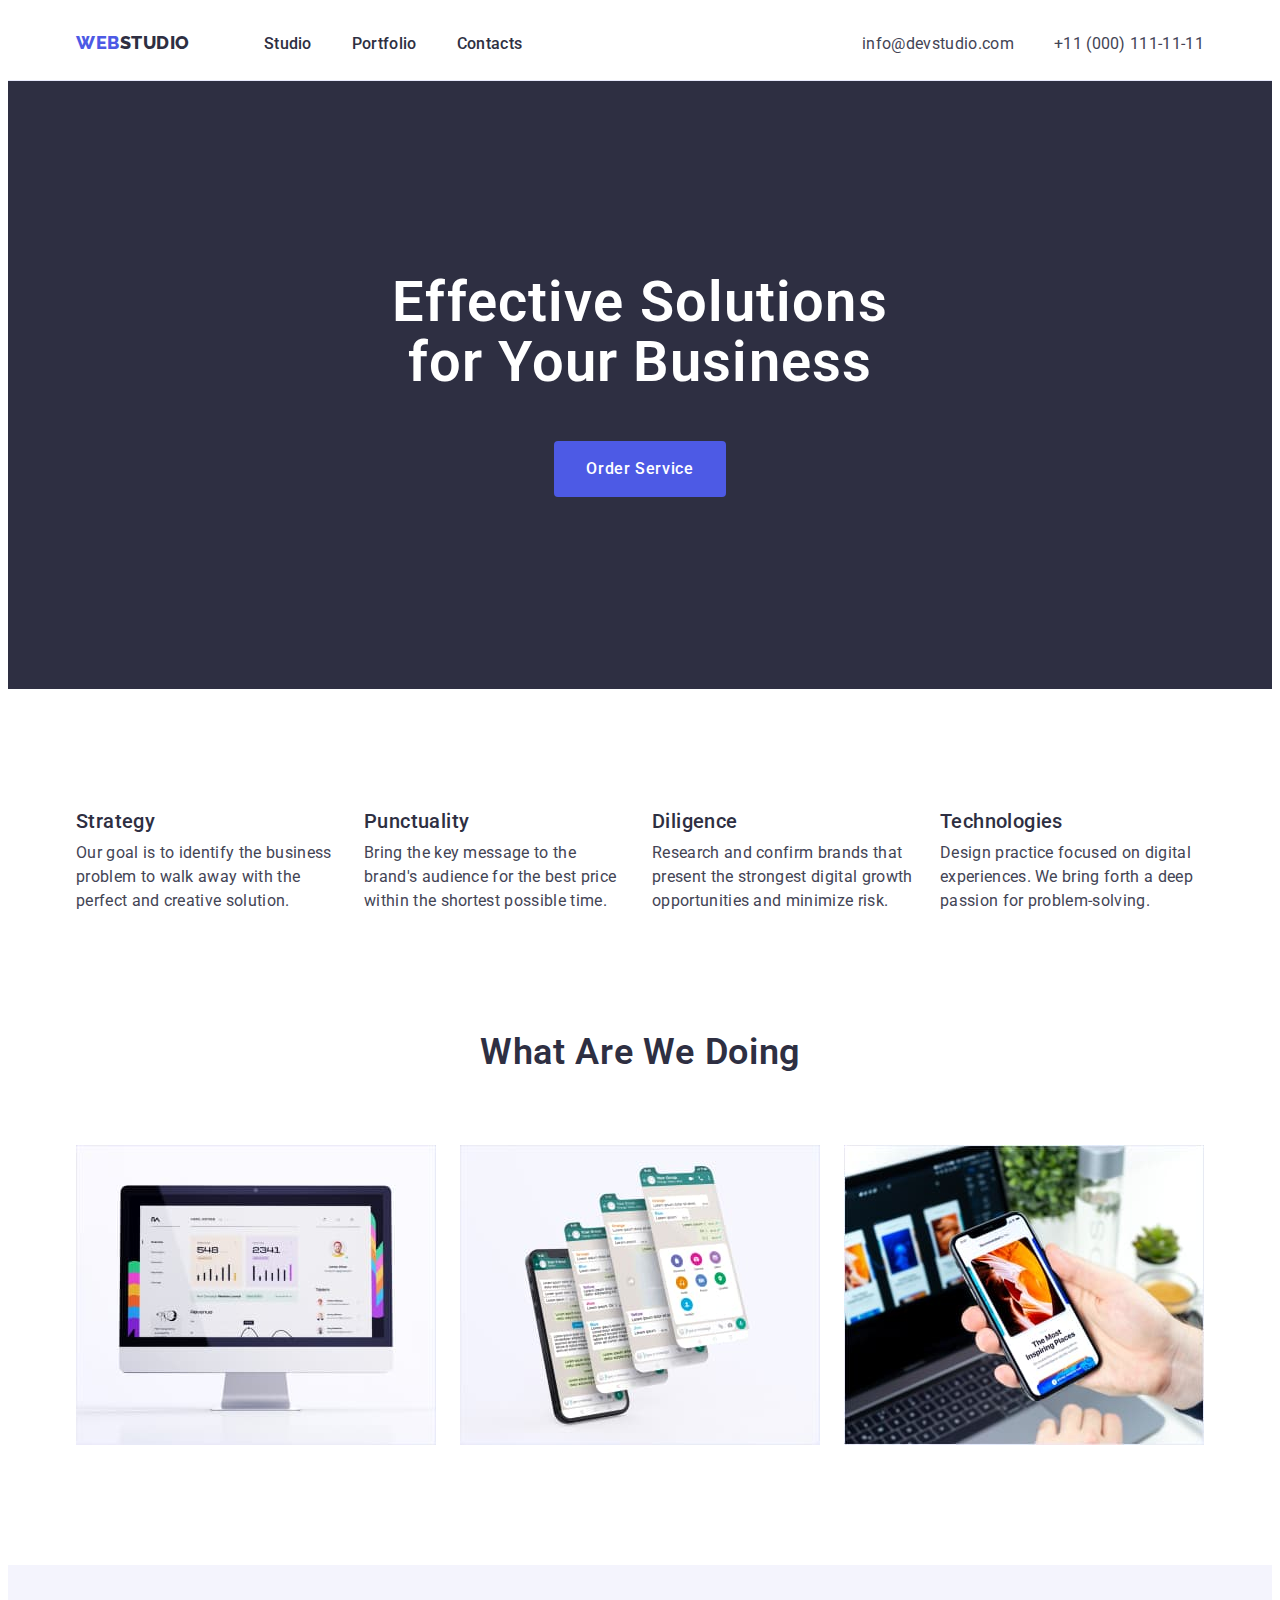
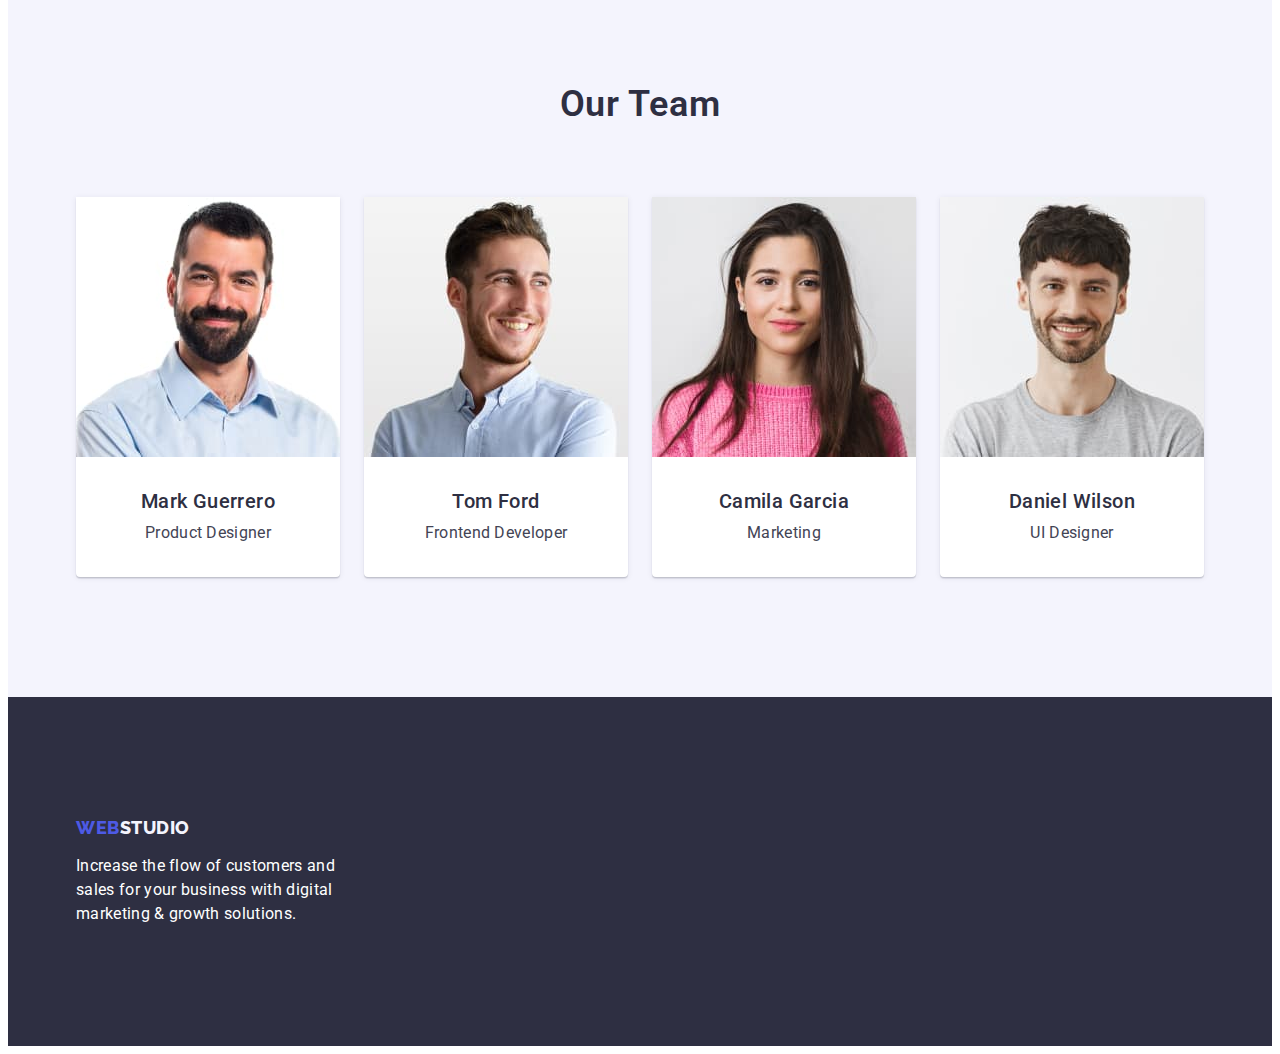
<file: index.html>
<!DOCTYPE html>
<html lang="en">
  <head>
    <meta charset="UTF-8" />
    <meta http-equiv="X-UA-Compatible" content="IE=edge" />
    <meta name="viewport" content="width=device-width, initial-scale=1.0" />
    <link rel="preconnect" href="https://fonts.googleapis.com" />
    <link rel="preconnect" href="https://fonts.gstatic.com" crossorigin />
    <link
      href="https://fonts.googleapis.com/css2?family=Raleway:wght@800&family=Roboto:wght@400;500;700&display=swap"
      rel="stylesheet"
    />

    <link
      rel="stylesheet"
      href="https://cdnjs.cloudflare.com/ajax/libs/modern-normalize/1.1.0/modern-normalize.min.css"
      integrity="sha512-wpPYUAdjBVSE4KJnH1VR1HeZfpl1ub8YT/NKx4PuQ5NmX2tKuGu6U/JRp5y+Y8XG2tV+wKQpNHVUX03MfMFn9Q=="
      crossorigin="anonymous"
      referrerpolicy="no-referrer"
    />

    <link rel="stylesheet" href="./css/styles.css" />
    <title>WebStudio</title>
  </head>
  <body>
    <header class="nav-bar">
      <div class="nav-container">
        <div class="logo-nav">
          <a class="logo link" href="./index.html"
            >Web<span class="logo-studio">Studio</span></a
          >
          <nav>
            <ul class="nav-list list">
              <li class="nav-item">
                <a href="./index.html" class="nav-link link">Studio</a>
              </li>
              <li class="nav-item">
                <a href="./portfolio.html" class="nav-link link">Portfolio</a>
              </li>
              <li class="nav-item">
                <a href="" class="nav-link link">Contacts</a>
              </li>
            </ul>
          </nav>
        </div>

        <address class="nav-address">
          <ul class="address-list list">
            <li class="address-item">
              <a class="address-text link" href="mailto:info@devstudio.com"
                >info@devstudio.com</a
              >
            </li>
            <li class="address-item">
              <a class="address-text link" href="tel:+110001111111"
                >+11 (000) 111-11-11</a
              >
            </li>
          </ul>
        </address>
      </div>
    </header>

    <main>
      <!-- Hero -->
      <section class="hero">
        <div class="containar">
          <h1 class="hero-title">Effective Solutions for Your Business</h1>
          <button class="hero-button" type="button">Order Service</button>
        </div>
      </section>

      <!-- Features -->
      <section class="features">
        <div class="container">
          <h2 class="section-title visually-hidden">Feature</h2>
          <ul class="features-list list">
            <li class="feature-item">
              <h3 class="feature-direction">Strategy</h3>
              <p class="feature-text">
                Our goal is to identify the business problem to walk away with
                the perfect and creative solution.
              </p>
            </li>
            <li class="feature-item">
              <h3 class="feature-direction">Punctuality</h3>
              <p class="feature-text">
                Bring the key message to the brand's audience for the best price
                within the shortest possible time.
              </p>
            </li>
            <li class="feature-item">
              <h3 class="feature-direction">Diligence</h3>
              <p class="feature-text">
                Research and confirm brands that present the strongest digital
                growth opportunities and minimize risk.
              </p>
            </li>
            <li class="feature-item">
              <h3 class="feature-direction">Technologies</h3>
              <p class="feature-text">
                Design practice focused on digital experiences. We bring forth a
                deep passion for problem-solving.
              </p>
            </li>
          </ul>
        </div>
      </section>

      <!-- Example of work   -->
      <section class="samples">
        <div class="container">
          <h2 class="section-title">What are we doing</h2>
          <ul class="samples-list list">
            <li class="samples-item">
              <img
                src="./images/img1.jpg"
                alt="monitor"
                width="360"
                height="300"
              />
            </li>
            <li class="samples-item">
              <img
                src="./images/img2.jpg"
                alt="telephone"
                width="360"
                height="300"
              />
            </li>
            <li class="samples-item">
              <img
                src="./images/img3.jpg"
                alt="laptop_and_telephone"
                width="360"
                height="300"
              />
            </li>
          </ul>
        </div>
      </section>

      <!-- Our Team      -->
      <section class="team">
        <div class="container">
          <h2 class="section-title">Our Team</h2>
          <ul class="team-list list">
            <li class="team-item">
              <img src="./images/img-1.jpg" alt="person1" width="264" />
              <div class="team-item-text">
                <h3 class="team-name">Mark Guerrero</h3>
                <p class="team-function">Product Designer</p>
              </div>
            </li>
            <li class="team-item">
              <img src="./images/img-2.jpg" alt="person2" width="264" />
              <div class="team-item-text">
                <h3 class="team-name">Tom Ford</h3>
                <p class="team-function">Frontend Developer</p>
              </div>
            </li>
            <li class="team-item">
              <img src="./images/img-3.jpg" alt="person3" width="264" />
              <div class="team-item-text">
                <h3 class="team-name">Camila Garcia</h3>
                <p class="team-function">Marketing</p>
              </div>
            </li>
            <li class="team-item">
              <img src="./images/img-4.jpg" alt="person4" width="264" />
              <div class="team-item-text">
                <h3 class="team-name">Daniel Wilson</h3>
                <p class="team-function">UI Designer</p>
              </div>
            </li>
          </ul>
        </div>
      </section>
    </main>

    <footer class="footer">
      <div class="container">
        <a class="logo logo-bottom link" href="./index.html"
          >Web<span class="logo-footer">Studio</span></a
        >
        <p class="footer-advise">
          Increase the flow of customers and sales for your business with
          digital marketing & growth solutions.
        </p>
      </div>
    </footer>
  </body>
</html>
</file>
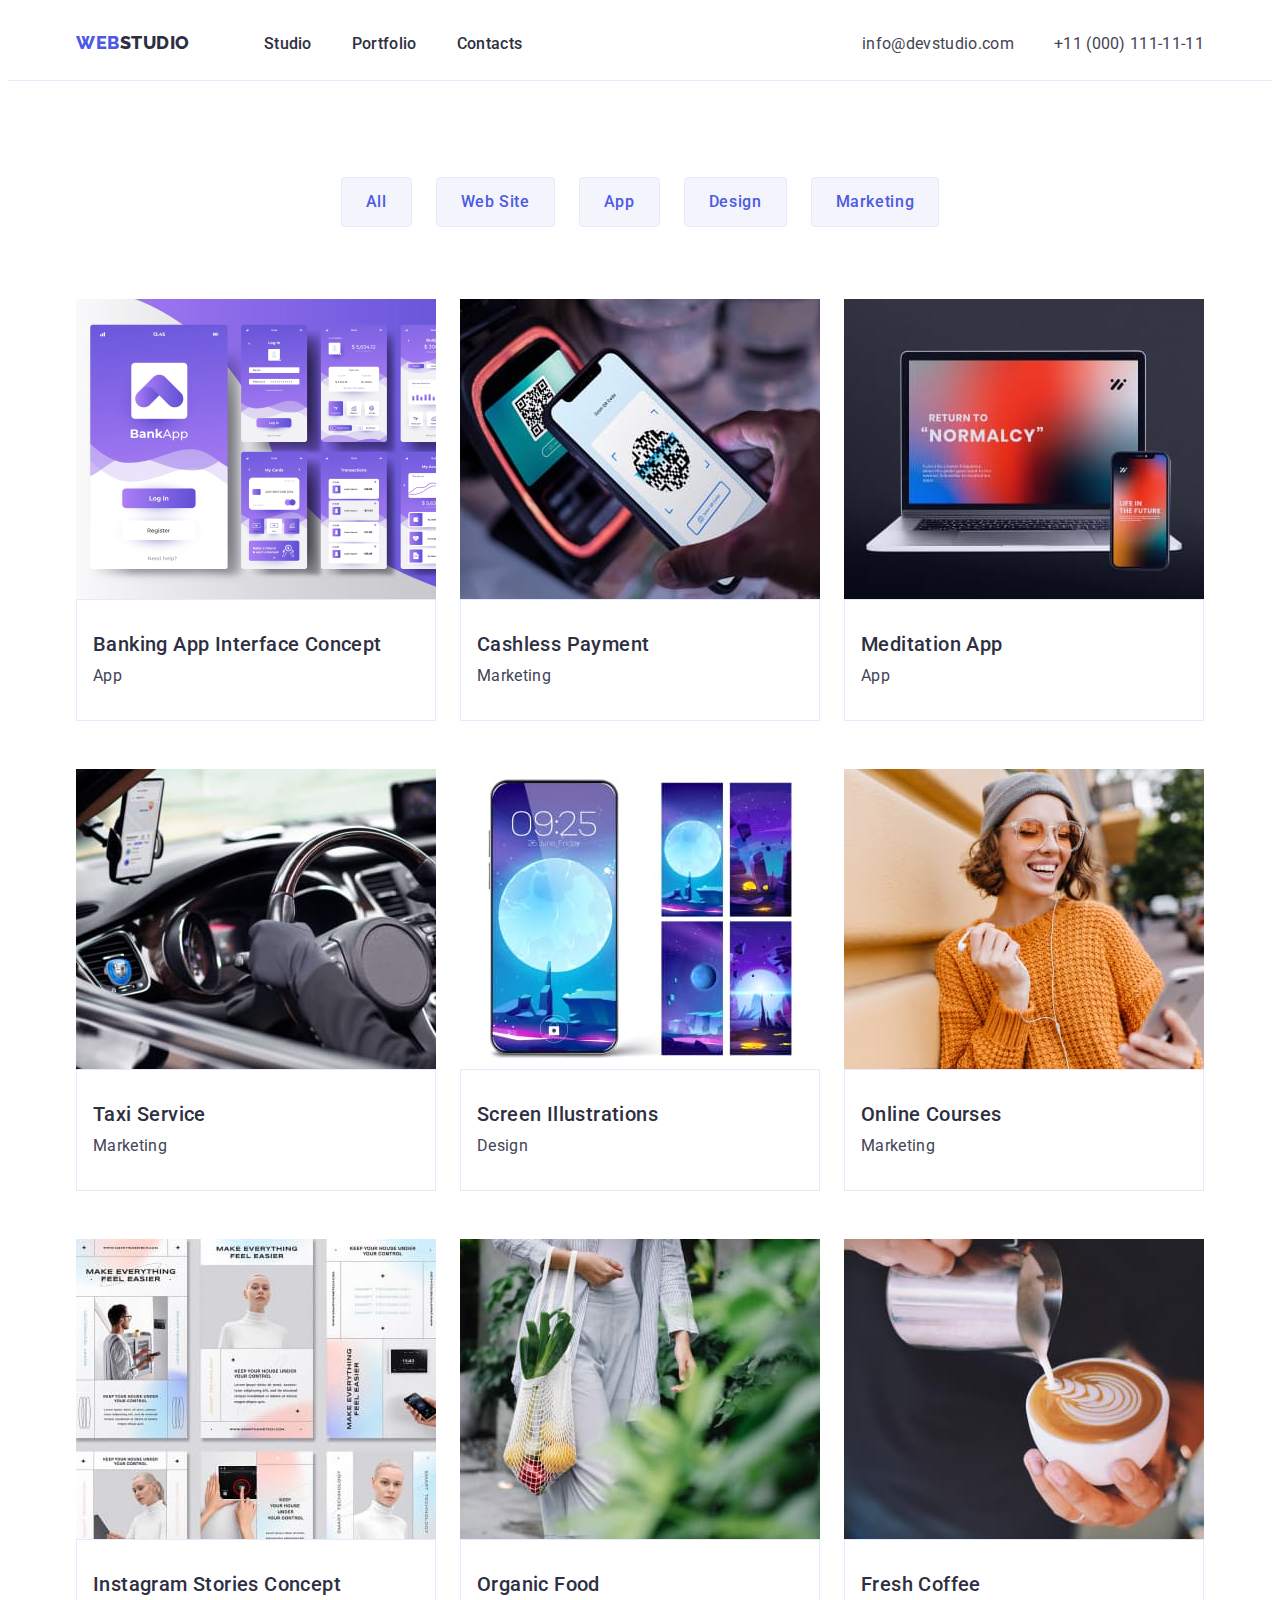
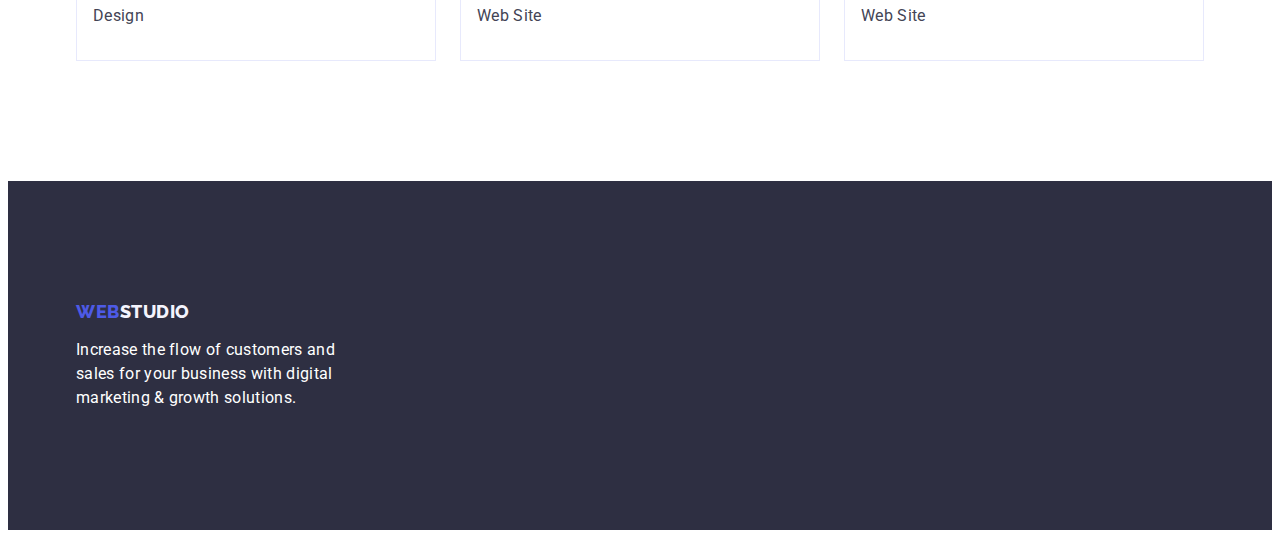
<file: portfolio.html>
<!DOCTYPE html>
<html lang="en">
  <head>
    <meta charset="UTF-8" />
    <meta http-equiv="X-UA-Compatible" content="IE=edge" />
    <meta name="viewport" content="width=device-width, initial-scale=1.0" />
    <link rel="preconnect" href="https://fonts.googleapis.com" />
    <link rel="preconnect" href="https://fonts.gstatic.com" crossorigin />
    <link
      href="https://fonts.googleapis.com/css2?family=Raleway:wght@800&family=Roboto:wght@400;500;700&display=swap"
      rel="stylesheet"
    />
    <link
      rel="stylesheet"
      href="https://cdnjs.cloudflare.com/ajax/libs/modern-normalize/1.1.0/modern-normalize.min.css"
      integrity="sha512-wpPYUAdjBVSE4KJnH1VR1HeZfpl1ub8YT/NKx4PuQ5NmX2tKuGu6U/JRp5y+Y8XG2tV+wKQpNHVUX03MfMFn9Q=="
      crossorigin="anonymous"
      referrerpolicy="no-referrer"
    />

    <link rel="stylesheet" href="./css/styles.css" />
    <title>Portfolio</title>
  </head>

  <body>
    <header class="nav-bar">
      <div class="nav-container">
        <div class="logo-nav">
          <a class="logo link" href="./index.html"
            >Web<span class="logo-studio">Studio</span></a
          >
          <nav>
            <ul class="nav-list list">
              <li class="nav-item">
                <a href="./index.html" class="nav-link link">Studio</a>
              </li>
              <li class="nav-item">
                <a href="./portfolio.html" class="nav-link link">Portfolio</a>
              </li>
              <li class="nav-item">
                <a href="" class="nav-link link">Contacts</a>
              </li>
            </ul>
          </nav>
        </div>

        <address class="nav-address">
          <ul class="address-list list">
            <li class="address-item">
              <a class="address-text link" href="mailto:info@devstudio.com"
                >info@devstudio.com</a
              >
            </li>
            <li class="address-item">
              <a class="address-text link" href="tel:+110001111111"
                >+11 (000) 111-11-11</a
              >
            </li>
          </ul>
        </address>
      </div>
    </header>

    <main>
      <section class="project">
        <div class="container">
          <h1 class="work-title visually-hidden">Work Portfolio</h1>
          <!-- Filters -->
          <ul class="filters-list list">
            <li class="filters-item">
              <button class="filters-text" type="button">All</button>
            </li>
            <li class="filters-item">
              <button class="filters-text" type="button">Web Site</button>
            </li>
            <li class="filters-item">
              <button class="filters-text" type="button">App</button>
            </li>
            <li class="filters-item">
              <button class="filters-text" type="button">Design</button>
            </li>
            <li class="filters-item">
              <button class="filters-text" type="button">Marketing</button>
            </li>
          </ul>

          <!-- Portfolio Work -->
          <ul class="projects-list list">
            <li class="projects-item">
              <a class="project-link link" href=""
                ><img
                  src="./images/portfolio1.jpg"
                  alt="Banking App Interface"
                  width="360"
                  height="300"
                />
                <div class="projects-card">
                  <h2 class="projects-direction">
                    Banking App Interface Concept
                  </h2>
                  <p class="projects-text">App</p>
                </div>
              </a>
            </li>

            <li class="projects-item">
              <a class="project-link link" href=""
                ><img
                  src="./images/portfolio2.jpg"
                  alt="Cashless Payment"
                  width="360"
                  height="300"
                />
                <div class="projects-card">
                  <h2 class="projects-direction">Cashless Payment</h2>
                  <p class="projects-text">Marketing</p>
                </div>
              </a>
            </li>

            <li class="projects-item">
              <a class="project-link link" href=""
                ><img
                  src="./images/portfolio3.jpg"
                  alt="Meditation App"
                  width="360"
                  height="300"
                />
                <div class="projects-card">
                  <h2 class="projects-direction">Meditation App</h2>
                  <p class="projects-text">App</p>
                </div>
              </a>
            </li>

            <li class="projects-item">
              <a class="project-link link" href=""
                ><img
                  src="./images/portfolio4.jpg"
                  alt="Taxi Service"
                  width="360"
                  height="300"
                />
                <div class="projects-card">
                  <h2 class="projects-direction">Taxi Service</h2>
                  <p class="projects-text">Marketing</p>
                </div>
              </a>
            </li>

            <li class="projects-item">
              <a class="project-link link" href=""
                ><img
                  src="./images/portfolio5.jpg"
                  alt="Screen Illustrations App"
                  width="360"
                  height="300"
                />
                <div class="projects-card">
                  <h2 class="projects-direction">Screen Illustrations</h2>
                  <p class="projects-text">Design</p>
                </div>
              </a>
            </li>

            <li class="projects-item">
              <a class="project-link link" href=""
                ><img
                  src="./images/portfolio6.jpg"
                  alt="Girl Watching Online Courses On The Telephone"
                  width="360"
                  height="300"
                />
                <div class="projects-card">
                  <h2 class="projects-direction">Online Courses</h2>
                  <p class="projects-text">Marketing</p>
                </div>
              </a>
            </li>

            <li class="projects-item">
              <a class="project-link link" href=""
                ><img
                  src="./images/portfolio7.jpg"
                  alt="Instagram Stories Concept"
                  width="360"
                  height="300"
                />
                <div class="projects-card">
                  <h2 class="projects-direction">Instagram Stories Concept</h2>
                  <p class="projects-text">Design</p>
                </div>
              </a>
            </li>

            <li class="projects-item">
              <a class="project-link link" href=""
                ><img
                  src="./images/portfolio8.jpg"
                  alt="Girl With A Bag Of Groceries"
                  width="360"
                  height="300"
                />
                <div class="projects-card">
                  <h2 class="projects-direction">Organic Food</h2>
                  <p class="projects-text">Web Site</p>
                </div>
              </a>
            </li>

            <li class="projects-item">
              <a class="project-link link" href="">
                <img
                  src="./images/portfolio9.jpg"
                  alt="Man Making Coffee"
                  width="360"
                  height="300"
                />
                <div class="projects-card">
                  <h2 class="projects-direction">Fresh Coffee</h2>
                  <p class="projects-text">Web Site</p>
                </div>
              </a>
            </li>
          </ul>
        </div>
      </section>
    </main>

    <footer class="footer">
      <div class="container">
        <a class="logo link" href="./index.html"
          >Web<span class="logo-footer">Studio</span></a
        >
        <p class="footer-advise">
          Increase the flow of customers and sales for your business with
          digital marketing & growth solutions.
        </p>
      </div>
    </footer>
  </body>
</html>
</file>
<file: css/styles.css>
html {
    box-sizing: border-box;
}

*, *::before, *::after {
    box-sizing: inherit;
}

:root {
--primary-brand-color: #4D5AE5;
--hover-color: #404BBF;
--headings-color: #2E2F42;
--text-color: #434455;
--subtle-text: #8E8F99;
--success-color: #31D0AA;
--magic-color: #ffffff;
--accent-color: #E7E9FC;
--background-color: #F4F4FD;
}

body{
    background-color: var(--magic-color);
    color: var(--text-color);
    font-style: normal;
    font-family: Roboto, sans-serif;
    font-size: 16px;
    font-weight: 400;
}

.visually-hidden {
    position: absolute;
    white-space: nowrap;
    width: 1px;
    height: 1px;
    overflow: hidden;
    border: 0;
    padding: 0;
    clip: rect(0 0 0 0);
    clip-path: inset(50%);
    margin: -1px;
}

.container{
    width: 1158px;
    margin: 0 auto;
    padding-left: 15px;
    padding-right: 15px;
}

.nav-list,
.address-list,
.features-list,
.samples-list,
.team-list,
.filters-list,
.projects-list {
    list-style-type: none;
}

.nav-bar,
.logo-nav,
.nav-address,
.nav-list,
.address-list,
.features-list,
.samples-list,
.team-list,
.filters-list,
.projects-list {
    display: flex;
}

.filters-item:not(:last-child),
.feature-item:not(:last-child),
.samples-item:not(:last-child),
.team-item:not(:last-child) {
    margin-right: 24px;
}

/* Header */

.nav-bar{
    background-color: var(--magic-color);
    border-bottom: 1px solid var(--accent-color);
}

.nav-container{
    display: flex;
    justify-content: space-between;
    align-items: center;
    width: 1158px;
    padding-left: 15px;
    padding-right: 15px;
    margin: 0 auto;

}

/* Logo */
.logo{
    margin-right: 74px ;
    text-decoration: none;
    font-family: 'Raleway', sans-serif;
    font-weight: 800;
    font-size: 18px;
    line-height: 1.17;
    letter-spacing: 0.03em;
    text-transform: uppercase;
    color: var(--primary-brand-color);
    padding-top: 24px;
    padding-bottom: 24px;
}

.logo-studio {
color: var(--headings-color);
}

.nav-list, .address-list{
    margin: 0;
    padding-left: 0;
}


.nav-item:not(:last-child),
.address-item:not(:last-child){
    margin-right: 40px;
}

.nav-link{
    display: block;
    padding-top: 24px;
    padding-bottom: 24px;

    color: var(--headings-color);
    font-style: normal;
    font-weight: 500;
    line-height: 1.5;
    letter-spacing: 0.02em;
    text-decoration: none;
 
}

.address-text:hover,
.address-text:focus, .nav-link:hover, .nav-link:focus{
    color: var(--hover-color);
}

/* .nav-link.link-current{
    color: var(--primary-brand-color);
} */


/* address */

.address-list{
    margin: 0;
    padding-left: 0;
}
.nav-address{
    font-style: normal;
}

.address-text{
    display: block;
    color: var(--text-color);
    line-height: 1.5;
    letter-spacing: 0.02em;
    text-decoration: none;
    padding-top: 24px;
    padding-bottom: 24px;
    
}

.section-title {
    margin-top: 0;
    margin-bottom: 72px;
    color: var(--headings-color);
    font-weight: 600;
    font-size: 36px;
    line-height: 1.11;
    text-transform: capitalize;
    letter-spacing: 0.02em;
    text-align: center;

}

/* Hero Section */

main {
    background-color: var(--magic-color);
}

.hero {
    padding-top: 192px;
    padding-bottom: 192px;
    background-color: var(--headings-color);
    text-align: center;
}

.hero-title{
    color: var(--magic-color);
    width: 500px;
    margin: 0 auto;
    font-weight: 600;
    font-size: 56px;
    line-height: 1.07;
    letter-spacing: 0.02em;
}

.hero-button {
    margin-top: 48px;
    padding: 16px 32px;
    color: var(--magic-color);
    background-color: var(--primary-brand-color);
    font-family: "Roboto", sans-serif;
    font-weight: 500;
    font-size: 16px;
    line-height: 1.5;
    letter-spacing: 0.04em;
    border-radius: 4px;
    border: rgba(0%, 0%, 0%, 0%);
}

.hero-button:hover, .hero-button:focus {
    background-color: var(--hover-color);
    cursor: pointer;
}


/* Features Section */
.features{
    padding-top: 120px;
    padding-bottom: 120px;
}

.features-list{
    margin: 0;
    padding-left: 0;
}

.feature-direction{
    margin: 0;
    color: var(--headings-color);
    font-weight: 500;
    font-size: 20px;
    line-height: 1.2;
    letter-spacing: 0.02em;
    text-transform: capitalize;
}

.feature-text{
    width: 264px;
    margin-top: 8px;
    margin-bottom: 0;
    line-height: 1.5;
    letter-spacing: 0.02em;
}


/* Samples */
.samples {
    padding-bottom: 120px;
}

.samples-list {
    margin: 0;
    padding-left: 0;
}

.samples-item > img, .team-item>img, .project-link>img {
    display: block;
    width: 100%;
    height: auto;
}


/* Team Section */

.team{
    padding-top: 120px;
    padding-bottom: 120px;
    background-color: var(--background-color);
}

.team-list{
    margin: 0;
    padding-left: 0;
}

.team-item{
    width: 264px;
    background-color: var(--magic-color);
    box-shadow: 0px 1px 6px rgba(46, 47, 66, 0.08), 0px 1px 1px rgba(46, 47, 66, 0.16), 0px 2px 1px rgba(46, 47, 66, 0.08);
    border-radius: 0px 0px 4px 4px;
}

.team-item-text {
    padding-top: 32px;
    padding-bottom: 32px;
}

.team-name{
    margin-top: 0;
    margin-bottom: 8px;
    color: var(--headings-color);
    font-weight: 500;
    font-size: 20px;
    line-height: 1.2;
    letter-spacing: 0.02em;
    text-align: center;
    text-transform: capitalize;
} 

.team-function{
    margin-top: 0;
    margin-bottom: 0;
    line-height: 1.5;
    letter-spacing: 0.02em;
    text-align: center;
}

/* Footer Section */ 

.footer{
    padding-top: 120px;
    padding-bottom: 120px;
    background-color: var(--headings-color);
}

.logo-bottom{
    padding-top: 0;
    padding-bottom: 0;
    margin-right: 0;
}

.logo-footer{
color: var(--background-color);
}

.footer-advise{
    margin-top: 16px;
    margin-bottom: 0;
    color: var(--magic-color);
    line-height: 1.5;
    letter-spacing: 0.02em;
    width: 264px;
}


/* Page Portfolio */

/* Filters */

.project {
    padding-top: 96px;
    padding-bottom: 120px;
}

.filters-list {
    justify-content: center;
    margin: 0;
    padding-left: 0;
}

.filters-text{
    padding: 12px 24px;
    text-align: center;
    color: var(--primary-brand-color);
    background-color: var(--background-color);
    font-family: "Roboto", sans-serif;
    font-weight: 500;
    font-size: 16px;
    line-height: 1.5;
    letter-spacing: 0.04em;
    border: 1px solid #e7e9fc;
    border-radius: 4px;
    cursor: pointer;

}

.filters-text:hover, .filters-text:focus{
    color: var(--magic-color);
    background-color: var(--hover-color);
    border: 1px solid rgba(0, 0, 0, 0);
    cursor: pointer;
}

/* Portfolio Work */



.project-link{
    text-decoration: none;
}



.projects-list {
    justify-content: center;
    flex-wrap: wrap;
    margin-top: 72px;
    margin-bottom: 0;
    padding: 0;
}

.projects-item {
    width: 360px;
    margin-right: 24px;
    margin-bottom: 48px;
}

.projects-item:nth-child(3n) {
    margin-right: 0;
}

.projects-item:nth-last-child(-n + 3) {
    margin-bottom: 0;
}

.projects-card {
    padding-top: 32px;
    padding-bottom: 32px;
    padding-left: 16px;
    border: 1px solid var(--accent-color);
}

.projects-direction {
    margin-top: 0;
    margin-bottom: 8px;
    color: var(--headings-color);
    font-weight: 500;
    font-size: 20px;
    line-height: 1.2;
    letter-spacing: 0.02em;

}

.projects-text{
    margin-top: 0;
    margin-bottom: 0;
    font-size: 16px;
    line-height: 1.5;
    letter-spacing: 0.02em;
    color: var(--text-color);
    
}
</file>
